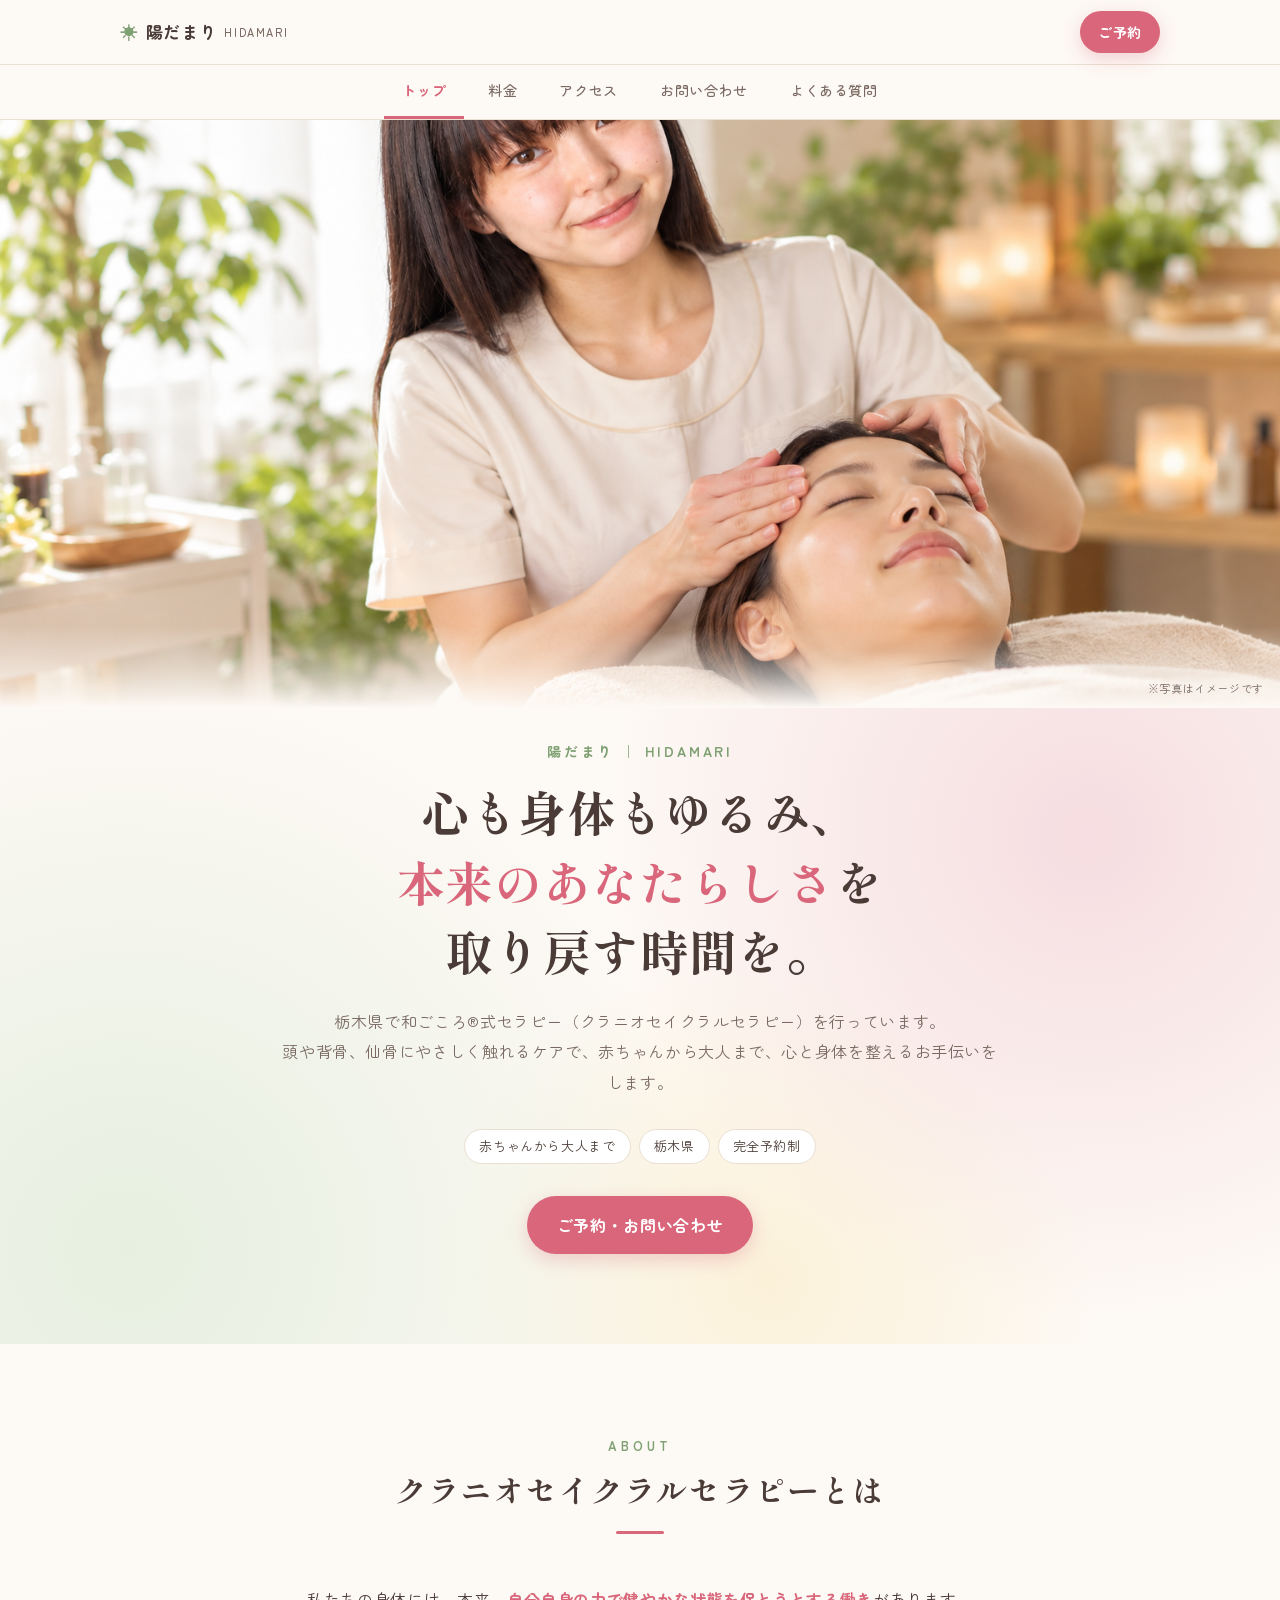
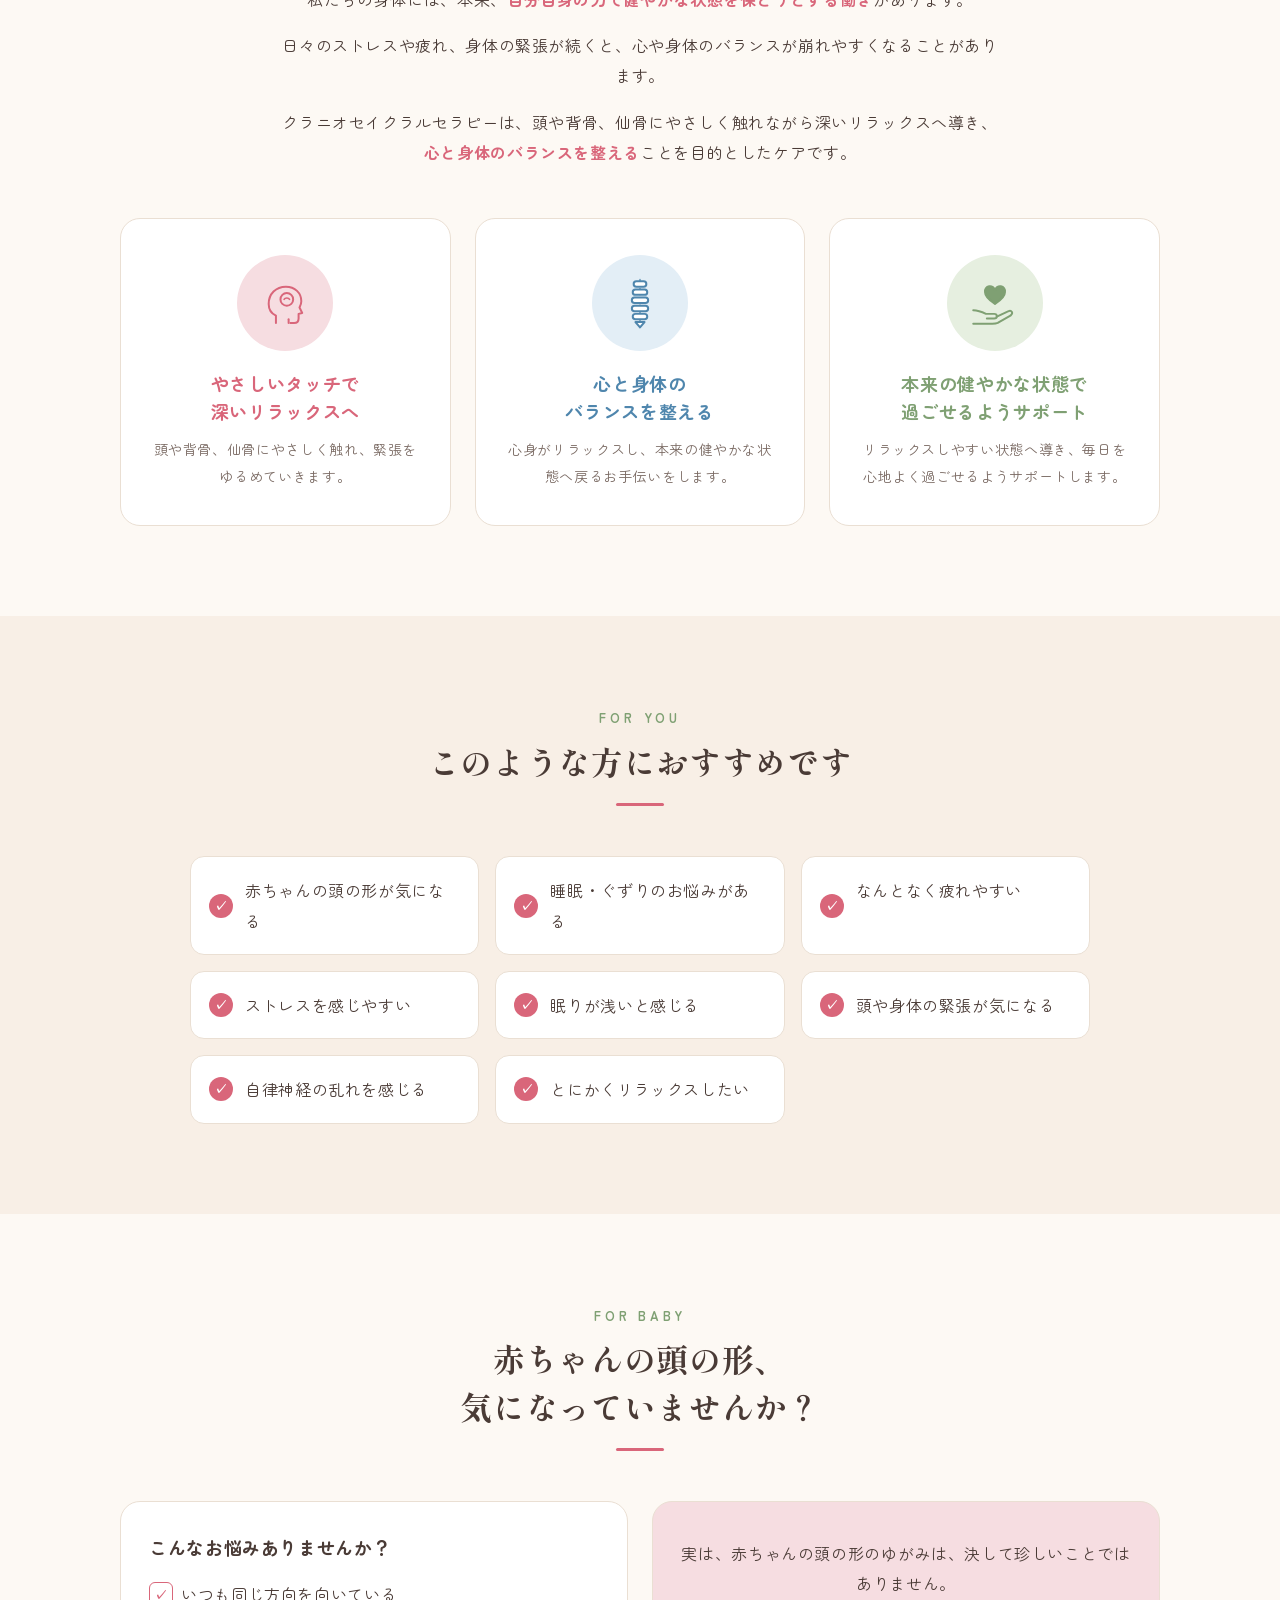
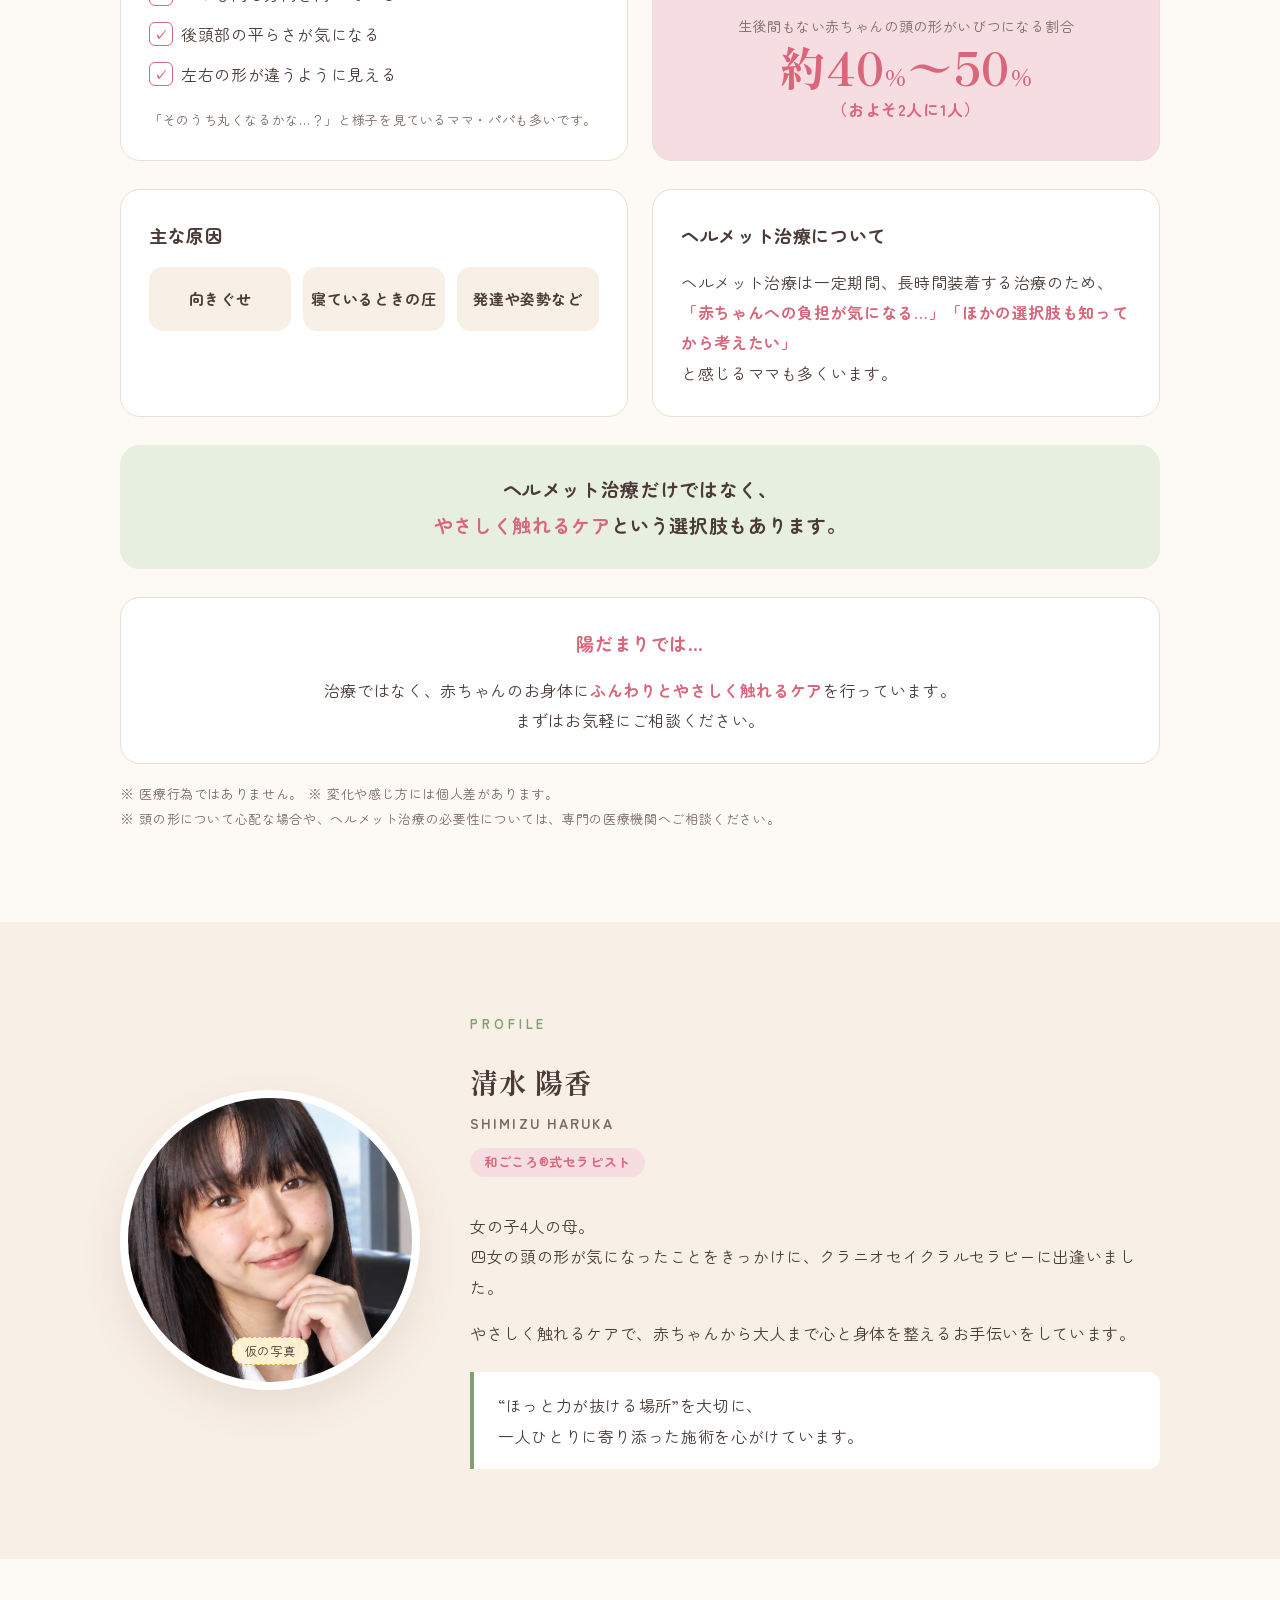
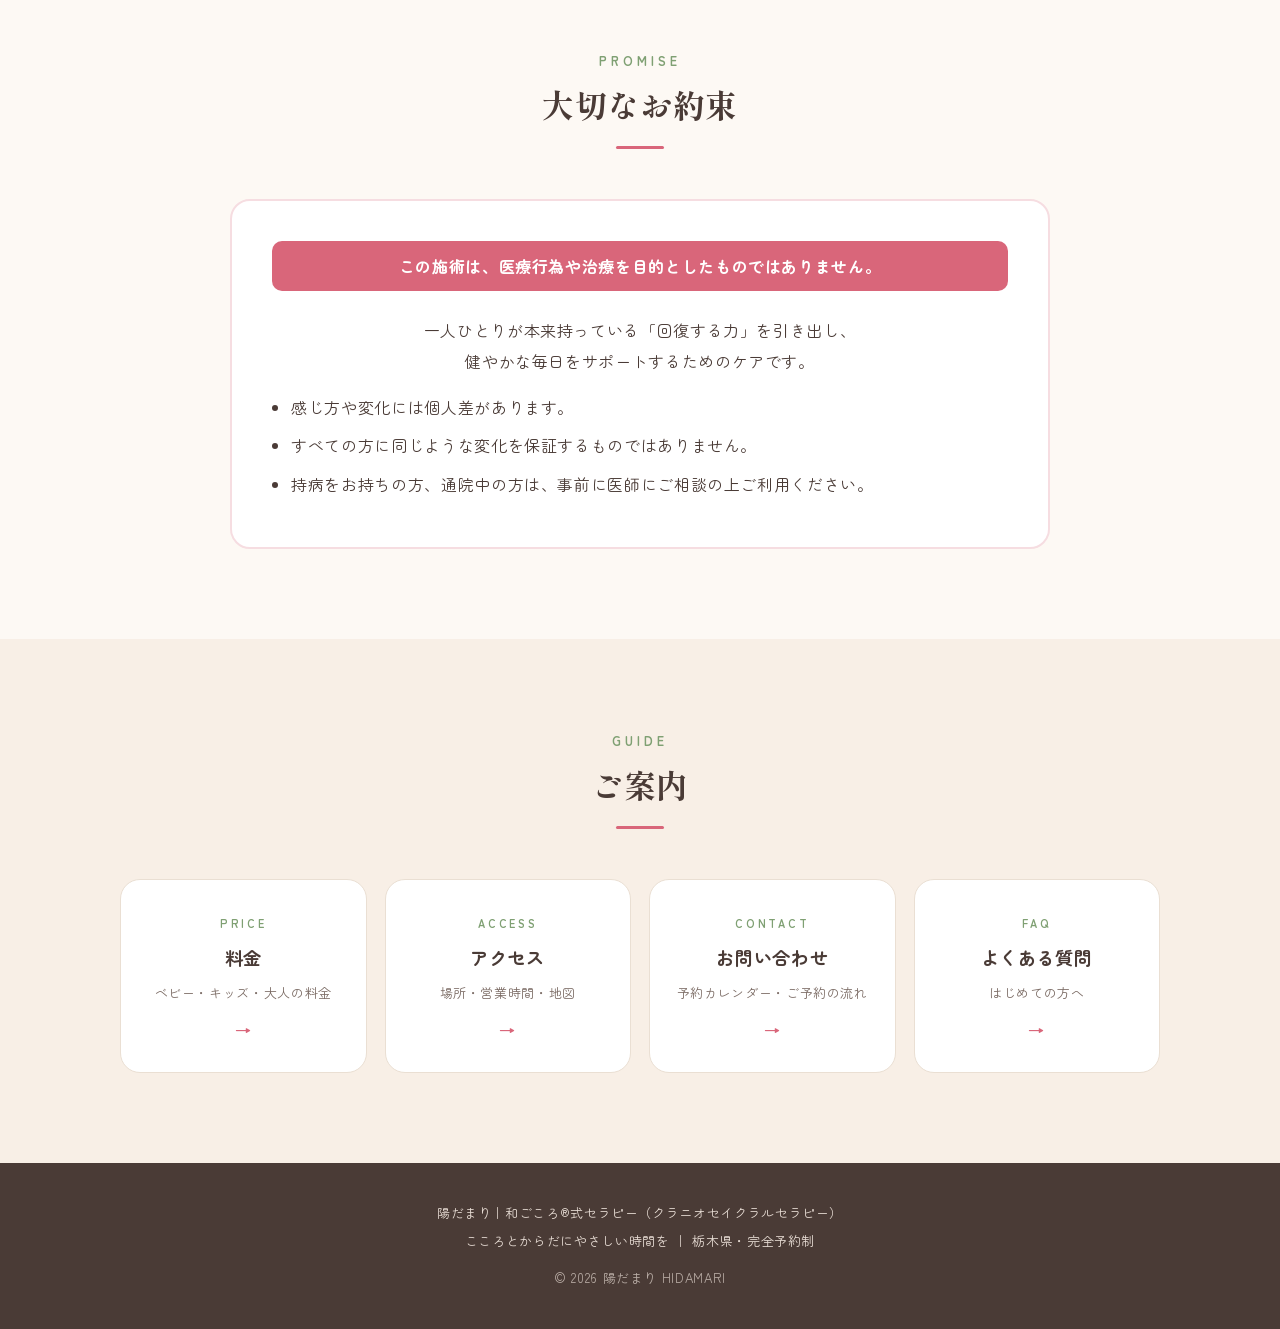
<file: index.html>
<!doctype html>
<html lang="ja">
<head>
<meta charset="utf-8">
<meta name="viewport" content="width=device-width, initial-scale=1">
<meta name="robots" content="noindex, nofollow">
<title>陽だまり｜和ごころ®式セラピー（栃木県・完全予約制）</title>
<meta name="description" content="栃木県で和ごころ®式セラピー（クラニオセイクラルセラピー）を行っています。赤ちゃんから大人まで、やさしく触れるケアで心と身体を整えるお手伝いをします。完全予約制。">
<link rel="preconnect" href="https://fonts.googleapis.com">
<link rel="preconnect" href="https://fonts.gstatic.com" crossorigin>
<link href="https://fonts.googleapis.com/css2?family=Zen+Maru+Gothic:wght@400;500;700&family=Shippori+Mincho:wght@500;700&display=swap" rel="stylesheet">
<link rel="stylesheet" href="style.css?v=8">
</head>
<body>

<header class="site">
  <div class="wrap">
    <a href="index.html" class="logo"><span class="leaf">☀</span>陽だまり <small>HIDAMARI</small></a>
    <a href="contact.html" class="btn small">ご予約</a>
  </div>
  <nav class="tabs" aria-label="ページ">
    <ul>
      <li><a href="index.html" aria-current="page">トップ</a></li>
      <li><a href="price.html">料金</a></li>
      <li><a href="access.html">アクセス</a></li>
      <li><a href="contact.html">お問い合わせ</a></li>
      <li><a href="faq.html">よくある質問</a></li>
    </ul>
  </nav>
</header>

<main>

  <!-- HERO -->
  <div class="hero-banner" role="img" aria-label="頭にやさしく触れる施術のイメージ">
    <p class="img-note">※写真はイメージです</p>
  </div>
  <div class="hero hero-under">
    <div class="wrap">
      <div>
        <div class="eyebrow">陽だまり ｜ HIDAMARI</div>
        <h1 class="mincho">心も身体もゆるみ、<br><em>本来のあなたらしさ</em>を<br>取り戻す時間を。</h1>
        <p class="lead">
          栃木県で和ごころ®式セラピー（クラニオセイクラルセラピー）を行っています。<br>
          頭や背骨、仙骨にやさしく触れるケアで、赤ちゃんから大人まで、心と身体を整えるお手伝いをします。
        </p>
        <div class="tags">
          <span>赤ちゃんから大人まで</span>
          <span>栃木県</span>
          <span>完全予約制</span>
        </div>
        <a href="contact.html" class="btn">ご予約・お問い合わせ</a>
      </div>
    </div>
  </div>

  <!-- ABOUT -->
  <section id="about">
    <div class="wrap">
      <div class="sec-head">
        <div class="en">ABOUT</div>
        <h2 class="mincho">クラニオセイクラルセラピーとは</h2>
      </div>
      <div class="about-text">
        <p>私たちの身体には、本来、<strong>自分自身の力で健やかな状態を保とうとする働き</strong>があります。</p>
        <p>日々のストレスや疲れ、身体の緊張が続くと、心や身体のバランスが崩れやすくなることがあります。</p>
        <p>クラニオセイクラルセラピーは、頭や背骨、仙骨にやさしく触れながら深いリラックスへ導き、<strong>心と身体のバランスを整える</strong>ことを目的としたケアです。</p>
      </div>
      <div class="features">
        <div class="feature">
          <div class="icon"><svg viewBox="0 0 64 64" width="58" height="58" fill="none" stroke="#d9667a" stroke-width="2.2" stroke-linecap="round" stroke-linejoin="round" aria-hidden="true">
            <path d="M22 54v-8c-4-2-8-6-8-13 0-11 8-19 19-19 10 0 17 7 17 16 0 3-1 5-2 7l3 6-4 1v5c0 3-2 5-5 5h-4v0"/>
            <path d="M36 54v-4"/>
            <circle cx="34" cy="28" r="7" fill="#f6dde1" stroke="#d9667a"/>
            <path d="M31 28c1-2 5-2 6 0" stroke-width="1.8"/>
          </svg></div>
          <h3>やさしいタッチで<br>深いリラックスへ</h3>
          <p>頭や背骨、仙骨にやさしく触れ、緊張をゆるめていきます。</p>
        </div>
        <div class="feature">
          <div class="icon"><svg viewBox="0 0 64 64" width="58" height="58" fill="none" stroke="#4f86ad" stroke-width="2.2" stroke-linecap="round" stroke-linejoin="round" aria-hidden="true">
            <path d="M32 6v52" stroke-width="1.4" stroke-dasharray="2 3"/>
            <rect x="25" y="8" width="14" height="6" rx="3" fill="#fff"/>
            <rect x="24" y="17" width="16" height="6" rx="3" fill="#fff"/>
            <rect x="23" y="26" width="18" height="6" rx="3" fill="#fff"/>
            <rect x="23" y="35" width="18" height="6" rx="3" fill="#fff"/>
            <rect x="24" y="44" width="16" height="6" rx="3" fill="#fff"/>
            <path d="M27 53h10l-5 6z" fill="#fff"/>
          </svg></div>
          <h3>心と身体の<br>バランスを整える</h3>
          <p>心身がリラックスし、本来の健やかな状態へ戻るお手伝いをします。</p>
        </div>
        <div class="feature">
          <div class="icon"><svg viewBox="0 0 64 64" width="58" height="58" fill="none" stroke="#7fa073" stroke-width="2.2" stroke-linecap="round" stroke-linejoin="round" aria-hidden="true">
            <path d="M32 33c-6-4-11-8-11-13a5.5 5.5 0 0 1 11-2 5.5 5.5 0 0 1 11 2c0 5-5 9-11 13z" fill="#7fa073"/>
            <path d="M8 40c6 0 10 2 14 4h9c2 0 3 1 3 2.5S33 49 31 49h-8"/>
            <path d="M34 47l13-6c2-1 4 0 4 2 0 1-1 2-2 3L35 54c-2 1-4 1-6 1H8"/>
          </svg></div>
          <h3>本来の健やかな状態で<br>過ごせるようサポート</h3>
          <p>リラックスしやすい状態へ導き、毎日を心地よく過ごせるようサポートします。</p>
        </div>
      </div>
    </div>
  </section>

  <!-- RECOMMEND -->
  <section class="alt">
    <div class="wrap">
      <div class="sec-head">
        <div class="en">FOR YOU</div>
        <h2 class="mincho">このような方におすすめです</h2>
      </div>
      <ul class="recommend">
        <li>赤ちゃんの頭の形が気になる</li>
        <li>睡眠・ぐずりのお悩みがある</li>
        <li>なんとなく疲れやすい</li>
        <li>ストレスを感じやすい</li>
        <li>眠りが浅いと感じる</li>
        <li>頭や身体の緊張が気になる</li>
        <li>自律神経の乱れを感じる</li>
        <li>とにかくリラックスしたい</li>
      </ul>
    </div>
  </section>

  <!-- BABY HEAD SHAPE -->
  <section id="baby">
    <div class="wrap">
      <div class="sec-head">
        <div class="en">FOR BABY</div>
        <h2 class="mincho">赤ちゃんの頭の形、<br>気になっていませんか？</h2>
      </div>
      <div class="head-intro">
        <div class="box">
          <h3>こんなお悩みありませんか？</h3>
          <ul class="checks">
            <li>いつも同じ方向を向いている</li>
            <li>後頭部の平らさが気になる</li>
            <li>左右の形が違うように見える</li>
          </ul>
          <p class="small-note">「そのうち丸くなるかな…？」と様子を見ているママ・パパも多いです。</p>
        </div>
        <div class="box stat">
          <p style="margin:0">実は、赤ちゃんの頭の形のゆがみは、決して珍しいことではありません。</p>
          <p style="margin:14px 0 0;font-size:14px;color:var(--ink-soft)">生後間もない赤ちゃんの頭の形がいびつになる割合</p>
          <div class="num">約40<small>%</small>〜50<small>%</small></div>
          <p style="margin:0;color:var(--rose);font-weight:700">（およそ2人に1人）</p>
        </div>
      </div>
      <div class="head-intro">
        <div class="box">
          <h3>主な原因</h3>
          <div class="causes">
            <div>向きぐせ</div>
            <div>寝ているときの圧</div>
            <div>発達や姿勢など</div>
          </div>
        </div>
        <div class="box">
          <h3>ヘルメット治療について</h3>
          <p style="margin:0">ヘルメット治療は一定期間、長時間装着する治療のため、<br><strong style="color:var(--rose)">「赤ちゃんへの負担が気になる…」「ほかの選択肢も知ってから考えたい」</strong><br>と感じるママも多くいます。</p>
        </div>
      </div>
      <div class="choice">ヘルメット治療だけではなく、<br><em>やさしく触れるケア</em>という選択肢もあります。</div>
      <div class="box" style="text-align:center">
        <h3 style="color:var(--rose)">陽だまりでは…</h3>
        <p style="margin:0">治療ではなく、赤ちゃんのお身体に<strong style="color:var(--rose)">ふんわりとやさしく触れるケア</strong>を行っています。<br>まずはお気軽にご相談ください。</p>
      </div>
      <p class="small-note">※ 医療行為ではありません。 ※ 変化や感じ方には個人差があります。<br>※ 頭の形について心配な場合や、ヘルメット治療の必要性については、専門の医療機関へご相談ください。</p>
    </div>
  </section>

  <!-- PROFILE -->
  <section id="profile" class="alt">
    <div class="wrap profile">
      <div class="photo has-img" role="img" aria-label="プロフィール写真（仮）"><span class="temp-badge">仮の写真</span></div>
      <div>
        <div class="sec-head" style="text-align:inherit;margin-bottom:20px">
          <div class="en">PROFILE</div>
        </div>
        <h2 class="name mincho">清水 陽香<small>SHIMIZU HARUKA</small></h2>
        <span class="role">和ごころ®式セラピスト</span>
        <p>女の子4人の母。<br>四女の頭の形が気になったことをきっかけに、クラニオセイクラルセラピーに出逢いました。</p>
        <p>やさしく触れるケアで、赤ちゃんから大人まで心と身体を整えるお手伝いをしています。</p>
        <blockquote>“ほっと力が抜ける場所”を大切に、<br>一人ひとりに寄り添った施術を心がけています。</blockquote>
      </div>
    </div>
  </section>

  <!-- PROMISE -->
  <section>
    <div class="wrap">
      <div class="sec-head">
        <div class="en">PROMISE</div>
        <h2 class="mincho">大切なお約束</h2>
      </div>
      <div class="promise">
        <div class="ribbon">この施術は、医療行為や治療を目的としたものではありません。</div>
        <p style="text-align:center;margin-top:0">一人ひとりが本来持っている「回復する力」を引き出し、<br>健やかな毎日をサポートするためのケアです。</p>
        <ul>
          <li>感じ方や変化には個人差があります。</li>
          <li>すべての方に同じような変化を保証するものではありません。</li>
          <li>持病をお持ちの方、通院中の方は、事前に医師にご相談の上ご利用ください。</li>
        </ul>
      </div>
    </div>
  </section>

  <!-- PAGE GUIDE -->
  <section class="alt">
    <div class="wrap">
      <div class="sec-head">
        <div class="en">GUIDE</div>
        <h2 class="mincho">ご案内</h2>
      </div>
      <div class="guide">
        <a href="price.html"><span class="g-en">PRICE</span><strong>料金</strong><span class="desc">ベビー・キッズ・大人の料金</span><span class="arrow">→</span></a>
        <a href="access.html"><span class="g-en">ACCESS</span><strong>アクセス</strong><span class="desc">場所・営業時間・地図</span><span class="arrow">→</span></a>
        <a href="contact.html"><span class="g-en">CONTACT</span><strong>お問い合わせ</strong><span class="desc">予約カレンダー・ご予約の流れ</span><span class="arrow">→</span></a>
        <a href="faq.html"><span class="g-en">FAQ</span><strong>よくある質問</strong><span class="desc">はじめての方へ</span><span class="arrow">→</span></a>
      </div>
    </div>
  </section>

</main>

<div class="float-cta"><a href="contact.html" class="btn">ご予約・お問い合わせ</a></div>

<footer>
  <p>陽だまり｜和ごころ®式セラピー（クラニオセイクラルセラピー）</p>
  <p>こころとからだにやさしい時間を ｜ 栃木県・完全予約制</p>
  <p style="margin-top:12px;opacity:.7">&copy; 2026 陽だまり HIDAMARI</p>
</footer>

</body>
</html>
</file>
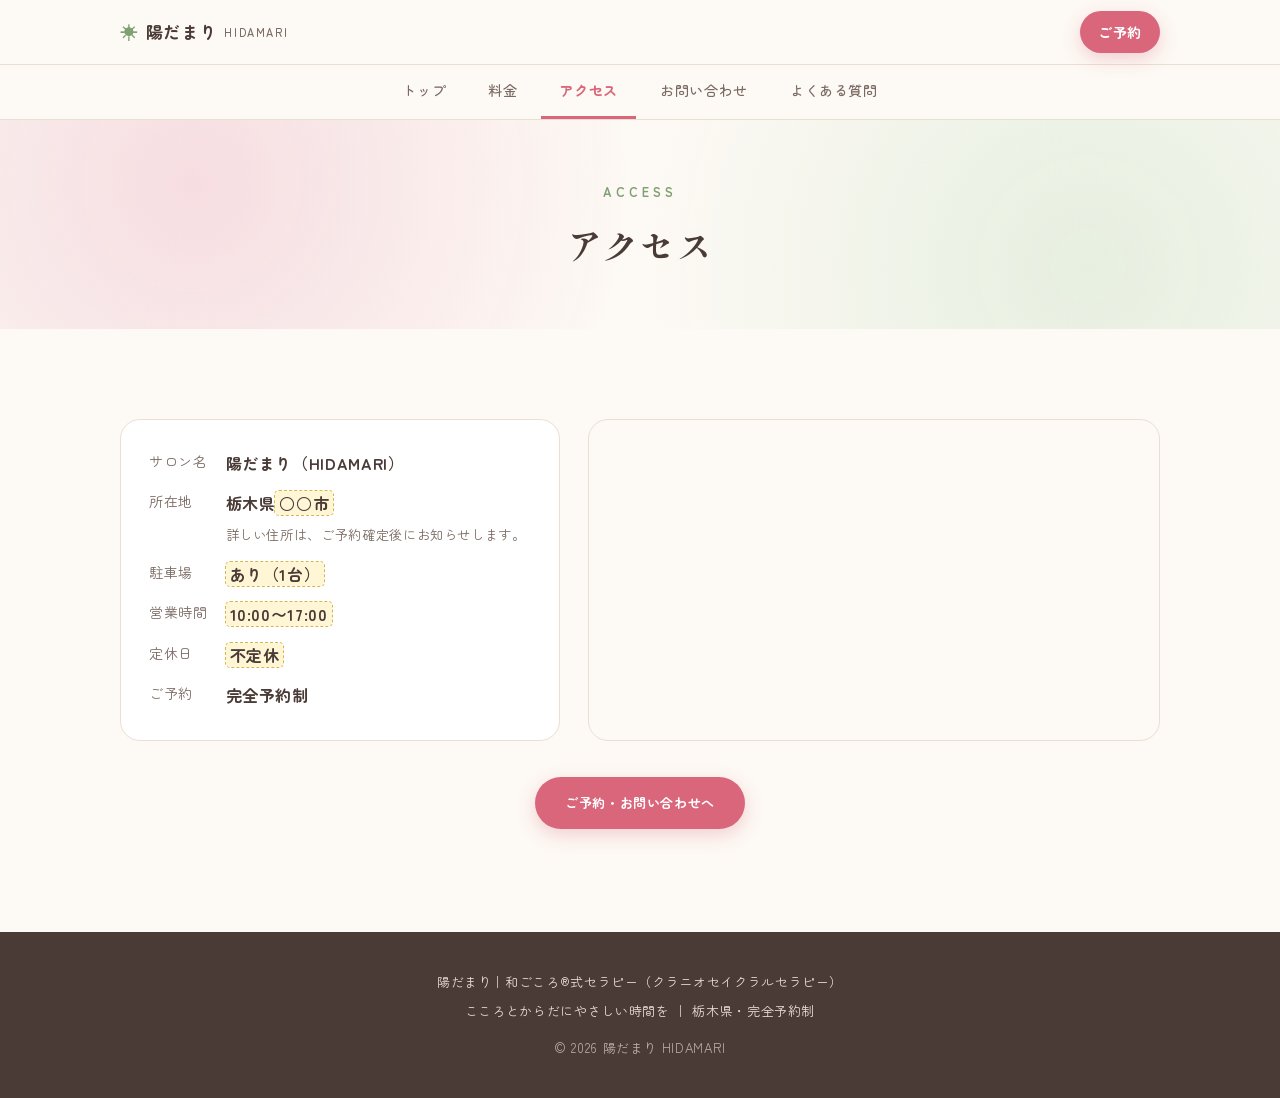
<file: access.html>
<!doctype html>
<html lang="ja">
<head>
<meta charset="utf-8">
<meta name="viewport" content="width=device-width, initial-scale=1">
<meta name="robots" content="noindex, nofollow">
<title>アクセス｜陽だまり 和ごころ®式セラピー</title>
<meta name="description" content="陽だまりへのアクセス。栃木県・完全予約制。詳しい住所はご予約確定後にお知らせします。">
<link rel="preconnect" href="https://fonts.googleapis.com">
<link rel="preconnect" href="https://fonts.gstatic.com" crossorigin>
<link href="https://fonts.googleapis.com/css2?family=Zen+Maru+Gothic:wght@400;500;700&family=Shippori+Mincho:wght@500;700&display=swap" rel="stylesheet">
<link rel="stylesheet" href="style.css?v=8">
</head>
<body>

<header class="site">
  <div class="wrap">
    <a href="index.html" class="logo"><span class="leaf">☀</span>陽だまり <small>HIDAMARI</small></a>
    <a href="contact.html" class="btn small">ご予約</a>
  </div>
  <nav class="tabs" aria-label="ページ">
    <ul>
      <li><a href="index.html">トップ</a></li>
      <li><a href="price.html">料金</a></li>
      <li><a href="access.html" aria-current="page">アクセス</a></li>
      <li><a href="contact.html">お問い合わせ</a></li>
      <li><a href="faq.html">よくある質問</a></li>
    </ul>
  </nav>
</header>

<main>
  <div class="page-title">
    <div class="en">ACCESS</div>
    <h1 class="mincho">アクセス</h1>
  </div>

  <section>
    <div class="wrap">
      <div class="access">
        <div class="info-box">
          <dl>
            <dt>サロン名</dt><dd>陽だまり（HIDAMARI）</dd>
            <dt>所在地</dt><dd>栃木県<span class="placeholder">○○市</span><br><small style="font-weight:400;color:var(--ink-soft)">詳しい住所は、ご予約確定後にお知らせします。</small></dd>
            <dt>駐車場</dt><dd><span class="placeholder">あり（1台）</span></dd>
            <dt>営業時間</dt><dd><span class="placeholder">10:00〜17:00</span></dd>
            <dt>定休日</dt><dd><span class="placeholder">不定休</span></dd>
            <dt>ご予約</dt><dd>完全予約制</dd>
          </dl>
        </div>
        <div class="map">
          <iframe src="https://maps.google.com/maps?q=%E6%A0%83%E6%9C%A8%E7%9C%8C&z=9&output=embed" loading="lazy" title="地図" referrerpolicy="no-referrer-when-downgrade"></iframe>
        </div>
      </div>
      <p class="note" style="margin-top:36px"><a href="contact.html" class="btn">ご予約・お問い合わせへ</a></p>
    </div>
  </section>
</main>

<div class="float-cta"><a href="contact.html" class="btn">ご予約・お問い合わせ</a></div>

<footer>
  <p>陽だまり｜和ごころ®式セラピー（クラニオセイクラルセラピー）</p>
  <p>こころとからだにやさしい時間を ｜ 栃木県・完全予約制</p>
  <p style="margin-top:12px;opacity:.7">&copy; 2026 陽だまり HIDAMARI</p>
</footer>

</body>
</html>
</file>
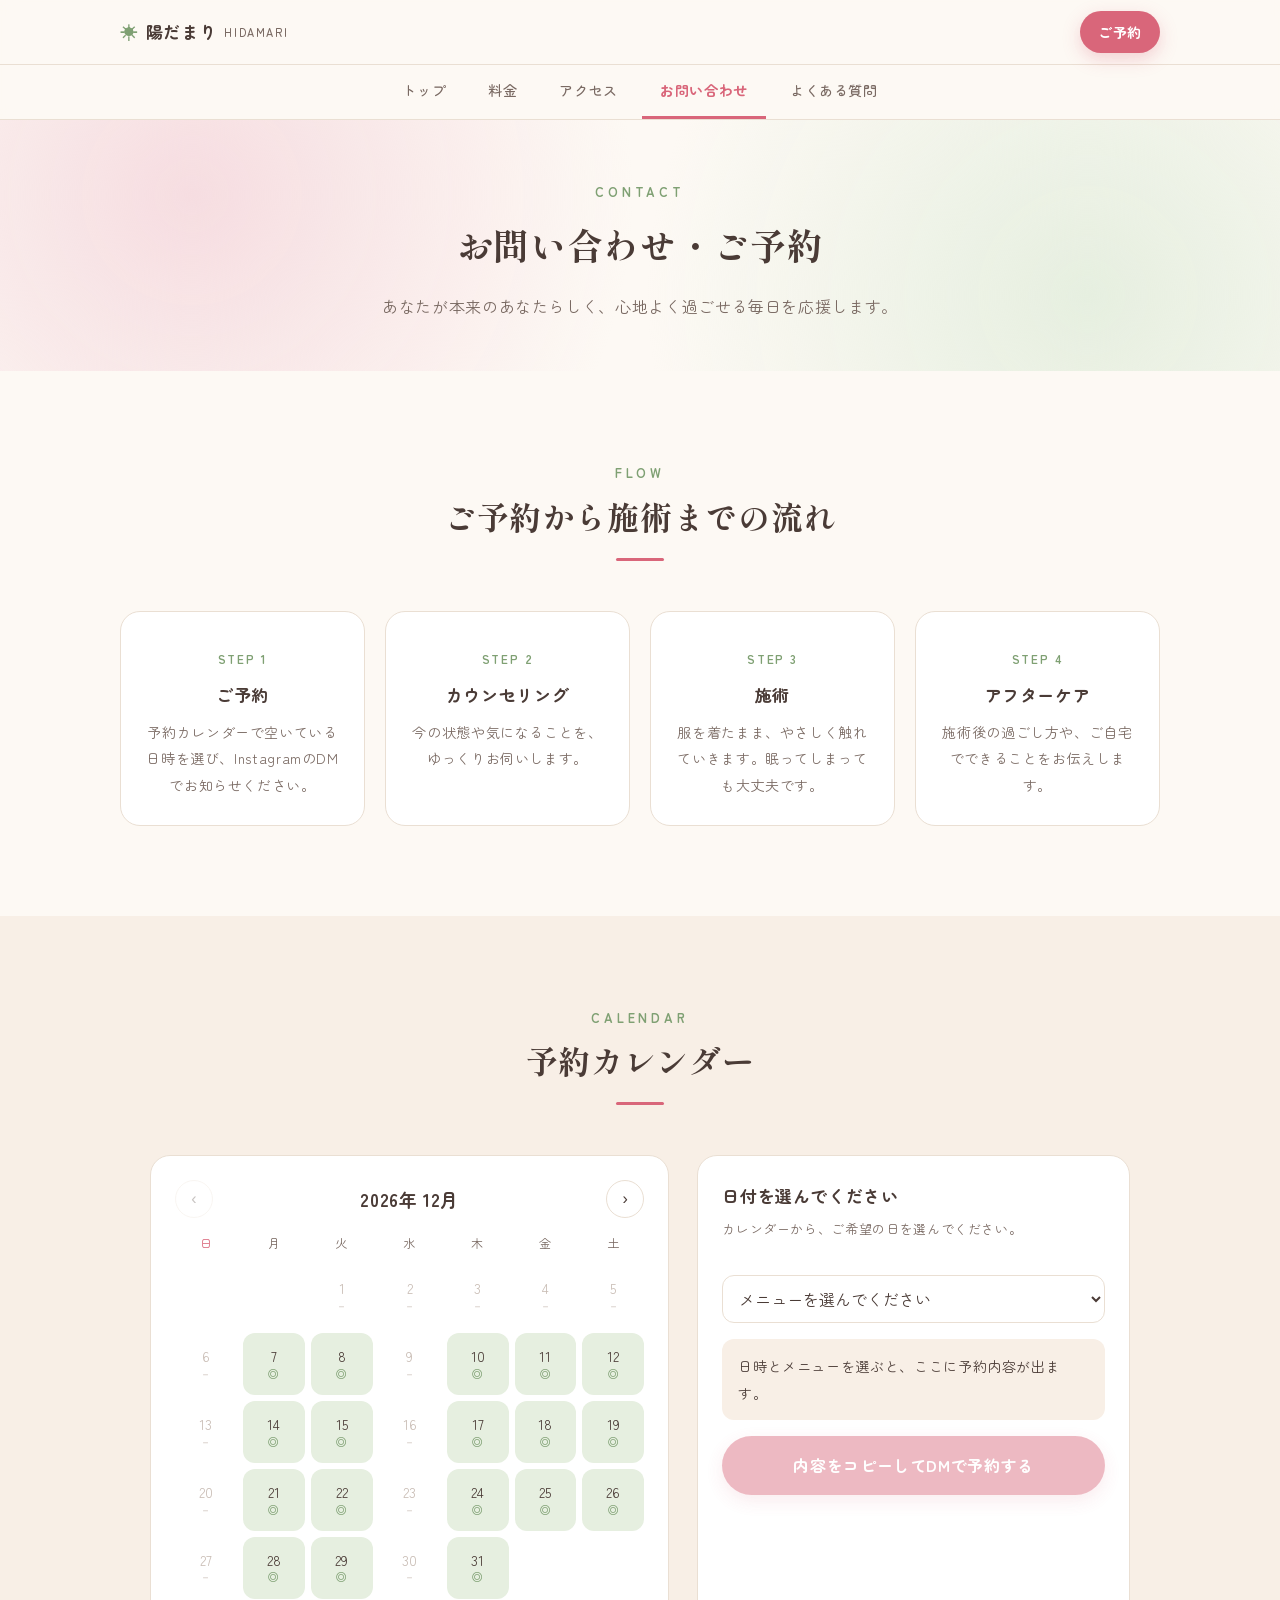
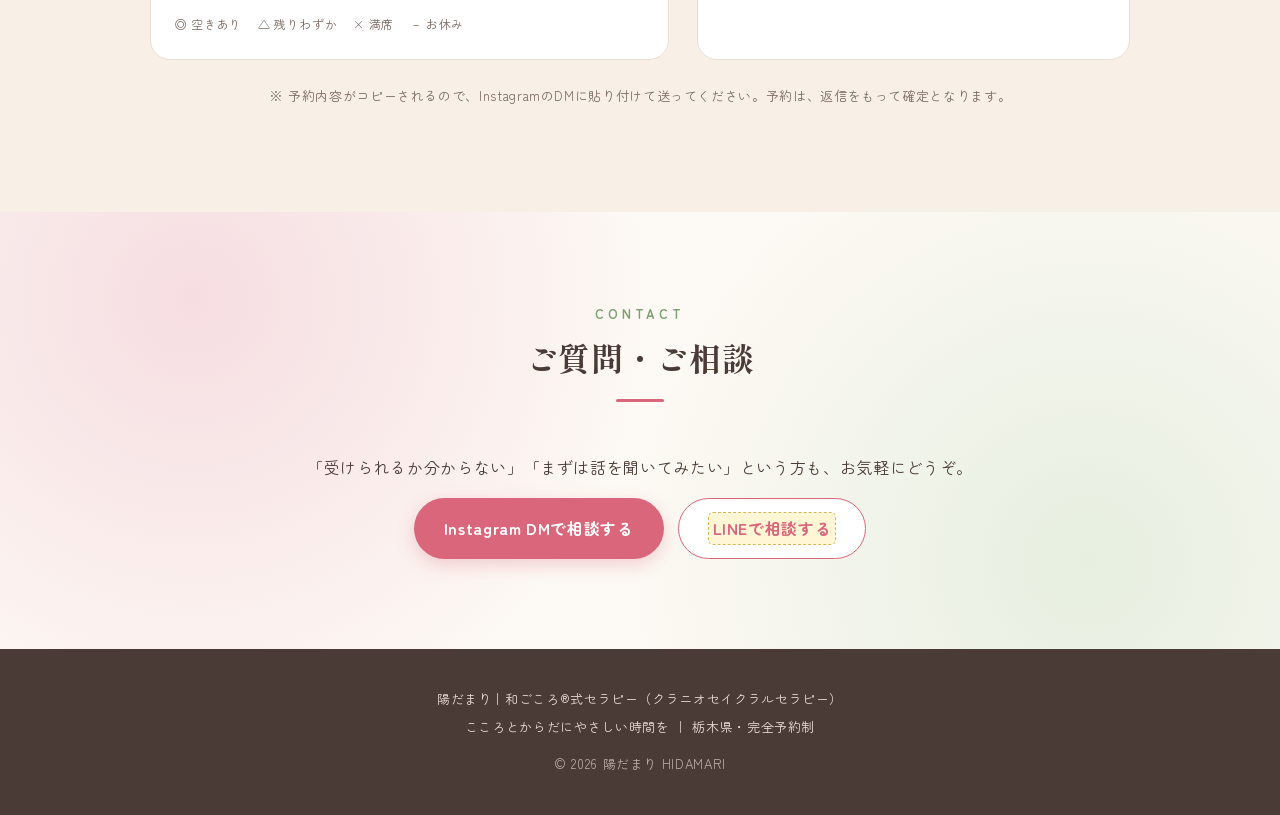
<file: contact.html>
<!doctype html>
<html lang="ja">
<head>
<meta charset="utf-8">
<meta name="viewport" content="width=device-width, initial-scale=1">
<meta name="robots" content="noindex, nofollow">
<title>お問い合わせ・ご予約｜陽だまり 和ごころ®式セラピー</title>
<meta name="description" content="陽だまりのご予約・お問い合わせ。予約カレンダーから空き状況をご確認いただけます。栃木県・完全予約制。">
<link rel="preconnect" href="https://fonts.googleapis.com">
<link rel="preconnect" href="https://fonts.gstatic.com" crossorigin>
<link href="https://fonts.googleapis.com/css2?family=Zen+Maru+Gothic:wght@400;500;700&family=Shippori+Mincho:wght@500;700&display=swap" rel="stylesheet">
<link rel="stylesheet" href="style.css?v=8">
</head>
<body>

<header class="site">
  <div class="wrap">
    <a href="index.html" class="logo"><span class="leaf">☀</span>陽だまり <small>HIDAMARI</small></a>
    <a href="#calendar" class="btn small">ご予約</a>
  </div>
  <nav class="tabs" aria-label="ページ">
    <ul>
      <li><a href="index.html">トップ</a></li>
      <li><a href="price.html">料金</a></li>
      <li><a href="access.html">アクセス</a></li>
      <li><a href="contact.html" aria-current="page">お問い合わせ</a></li>
      <li><a href="faq.html">よくある質問</a></li>
    </ul>
  </nav>
</header>

<main>
  <div class="page-title">
    <div class="en">CONTACT</div>
    <h1 class="mincho">お問い合わせ・ご予約</h1>
    <p>あなたが本来のあなたらしく、心地よく過ごせる毎日を応援します。</p>
  </div>

  <!-- FLOW -->
  <section>
    <div class="wrap">
      <div class="sec-head">
        <div class="en">FLOW</div>
        <h2 class="mincho">ご予約から施術までの流れ</h2>
      </div>
      <div class="flow">
        <div class="step"><h3>ご予約</h3><p>予約カレンダーで空いている日時を選び、InstagramのDMでお知らせください。</p></div>
        <div class="step"><h3>カウンセリング</h3><p>今の状態や気になることを、ゆっくりお伺いします。</p></div>
        <div class="step"><h3>施術</h3><p>服を着たまま、やさしく触れていきます。眠ってしまっても大丈夫です。</p></div>
        <div class="step"><h3>アフターケア</h3><p>施術後の過ごし方や、ご自宅でできることをお伝えします。</p></div>
      </div>
    </div>
  </section>

  <!-- CALENDAR -->
  <section id="calendar" class="alt">
    <div class="wrap">
      <div class="sec-head">
        <div class="en">CALENDAR</div>
        <h2 class="mincho">予約カレンダー</h2>
      </div>
      <div class="booking">
        <div class="cal">
          <div class="cal-head">
            <button type="button" id="prevMonth" aria-label="前の月">‹</button>
            <strong id="monthLabel"></strong>
            <button type="button" id="nextMonth" aria-label="次の月">›</button>
          </div>
          <div class="cal-grid" id="calGrid"></div>
          <div class="legend"><span>◎ 空きあり</span><span>△ 残りわずか</span><span>× 満席</span><span>－ お休み</span></div>
        </div>
        <div class="slots">
          <h3 id="slotTitle">日付を選んでください</h3>
          <p class="hint">カレンダーから、ご希望の日を選んでください。</p>
          <div class="slot-list" id="slotList"></div>
          <select id="menuSelect" aria-label="メニュー">
            <option value="">メニューを選んでください</option>
            <option>ベビー（5,000円）</option>
            <option>キッズ（6,000円）</option>
            <option>大人（8,000円）</option>
          </select>
          <div class="summary" id="summary">日時とメニューを選ぶと、ここに予約内容が出ます。</div>
          <a href="https://www.instagram.com/hrk4.16/" target="_blank" rel="noopener" class="btn" id="bookBtn" aria-disabled="true">内容をコピーしてDMで予約する</a>
          <p class="copied" id="copied"></p>
        </div>
      </div>
      <p class="note">※ 予約内容がコピーされるので、InstagramのDMに貼り付けて送ってください。予約は、返信をもって確定となります。</p>
    </div>
  </section>

  <!-- CONTACT -->
  <section class="contact">
    <div class="wrap">
      <div class="sec-head">
        <div class="en">CONTACT</div>
        <h2 class="mincho">ご質問・ご相談</h2>
      </div>
      <p>「受けられるか分からない」「まずは話を聞いてみたい」という方も、お気軽にどうぞ。</p>
      <div class="btns">
        <a href="https://www.instagram.com/hrk4.16/" class="btn" target="_blank" rel="noopener">Instagram DMで相談する</a>
        <a href="#" class="btn ghost"><span class="placeholder">LINEで相談する</span></a>
      </div>
    </div>
  </section>
</main>

<footer>
  <p>陽だまり｜和ごころ®式セラピー（クラニオセイクラルセラピー）</p>
  <p>こころとからだにやさしい時間を ｜ 栃木県・完全予約制</p>
  <p style="margin-top:12px;opacity:.7">&copy; 2026 陽だまり HIDAMARI</p>
</footer>

<script src="script.js?v=8"></script>
</body>
</html>
</file>
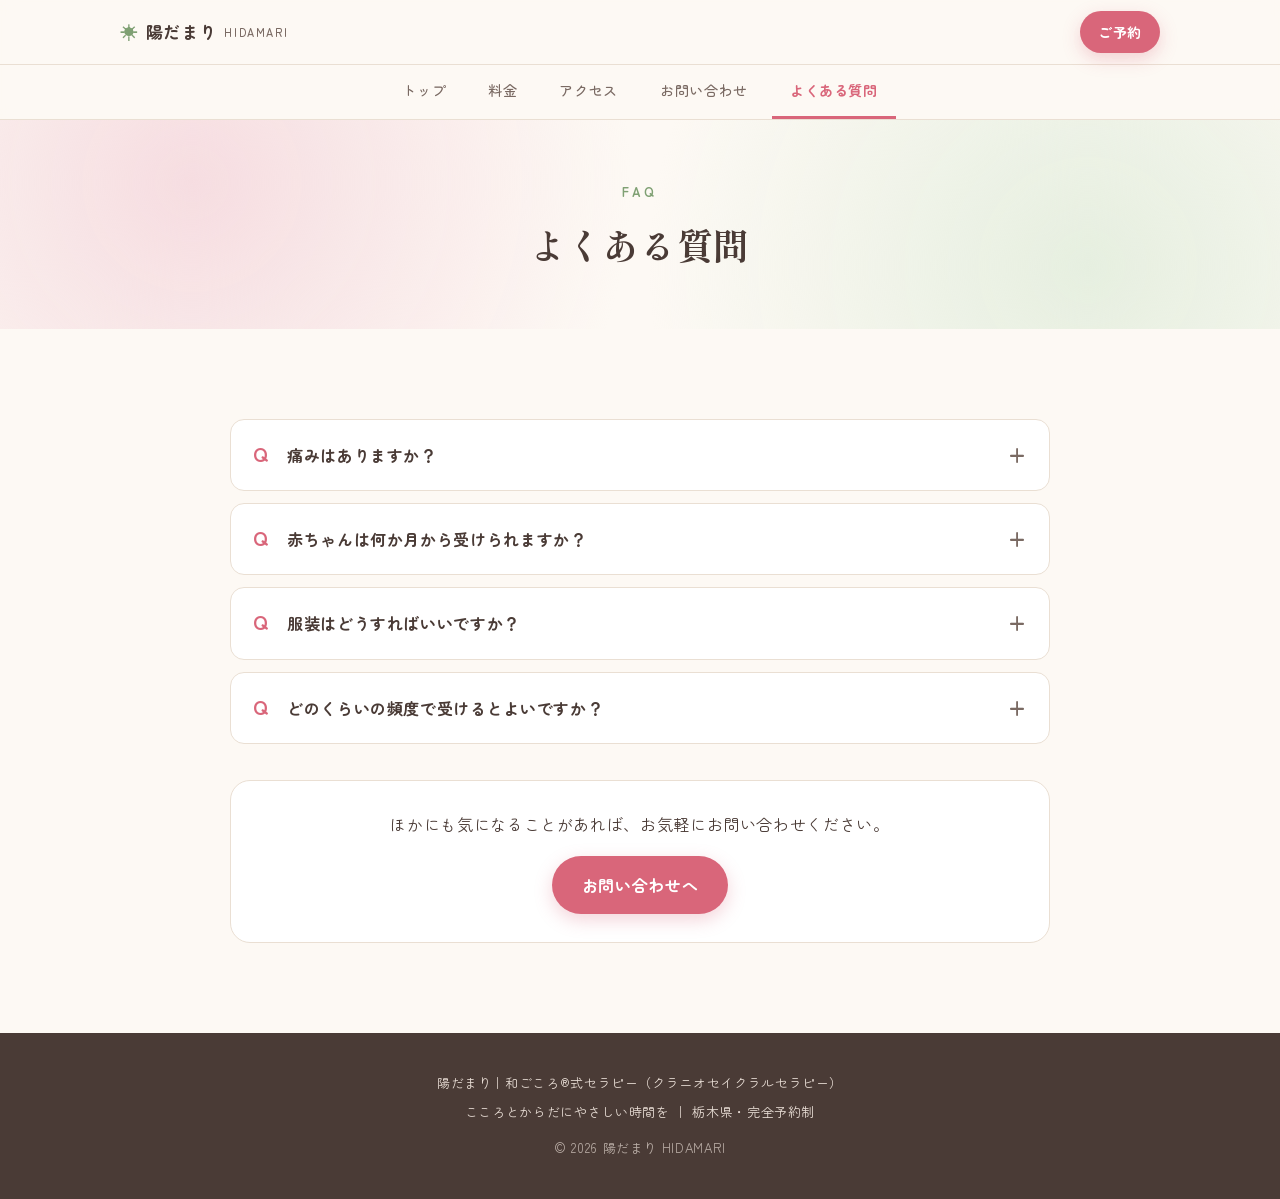
<file: faq.html>
<!doctype html>
<html lang="ja">
<head>
<meta charset="utf-8">
<meta name="viewport" content="width=device-width, initial-scale=1">
<meta name="robots" content="noindex, nofollow">
<title>よくある質問｜陽だまり 和ごころ®式セラピー</title>
<meta name="description" content="陽だまりのよくある質問。痛み、赤ちゃんの対象年齢、服装、頻度について。">
<link rel="preconnect" href="https://fonts.googleapis.com">
<link rel="preconnect" href="https://fonts.gstatic.com" crossorigin>
<link href="https://fonts.googleapis.com/css2?family=Zen+Maru+Gothic:wght@400;500;700&family=Shippori+Mincho:wght@500;700&display=swap" rel="stylesheet">
<link rel="stylesheet" href="style.css?v=8">
</head>
<body>

<header class="site">
  <div class="wrap">
    <a href="index.html" class="logo"><span class="leaf">☀</span>陽だまり <small>HIDAMARI</small></a>
    <a href="contact.html" class="btn small">ご予約</a>
  </div>
  <nav class="tabs" aria-label="ページ">
    <ul>
      <li><a href="index.html">トップ</a></li>
      <li><a href="price.html">料金</a></li>
      <li><a href="access.html">アクセス</a></li>
      <li><a href="contact.html">お問い合わせ</a></li>
      <li><a href="faq.html" aria-current="page">よくある質問</a></li>
    </ul>
  </nav>
</header>

<main>
  <div class="page-title">
    <div class="en">FAQ</div>
    <h1 class="mincho">よくある質問</h1>
  </div>

  <section>
    <div class="wrap">
      <div class="faq">
        <details>
          <summary>痛みはありますか？</summary>
          <div class="a">ありません。強く押したり、ボキボキ鳴らしたりすることはなく、手のひらでやさしく触れるだけのケアです。</div>
        </details>
        <details>
          <summary>赤ちゃんは何か月から受けられますか？</summary>
          <div class="a">ベビーメニューは、生後から歩き始める前まで（目安：1歳頃まで）の赤ちゃんが対象です。月齢や体調に合わせて進めますので、まずはお気軽にご相談ください。</div>
        </details>
        <details>
          <summary>服装はどうすればいいですか？</summary>
          <div class="a">服を着たまま受けていただけます。締めつけの少ない、楽な服装でお越しください。</div>
        </details>
        <details>
          <summary>どのくらいの頻度で受けるとよいですか？</summary>
          <div class="a">感じ方には個人差があります。お身体の状態をお伺いしながら、無理のないペースをご提案します。</div>
        </details>
      </div>
      <div class="box" style="max-width:820px;margin:36px auto 0;text-align:center">
        <p style="margin:0 0 16px">ほかにも気になることがあれば、お気軽にお問い合わせください。</p>
        <a href="contact.html" class="btn">お問い合わせへ</a>
      </div>
    </div>
  </section>
</main>

<div class="float-cta"><a href="contact.html" class="btn">ご予約・お問い合わせ</a></div>

<footer>
  <p>陽だまり｜和ごころ®式セラピー（クラニオセイクラルセラピー）</p>
  <p>こころとからだにやさしい時間を ｜ 栃木県・完全予約制</p>
  <p style="margin-top:12px;opacity:.7">&copy; 2026 陽だまり HIDAMARI</p>
</footer>

</body>
</html>
</file>
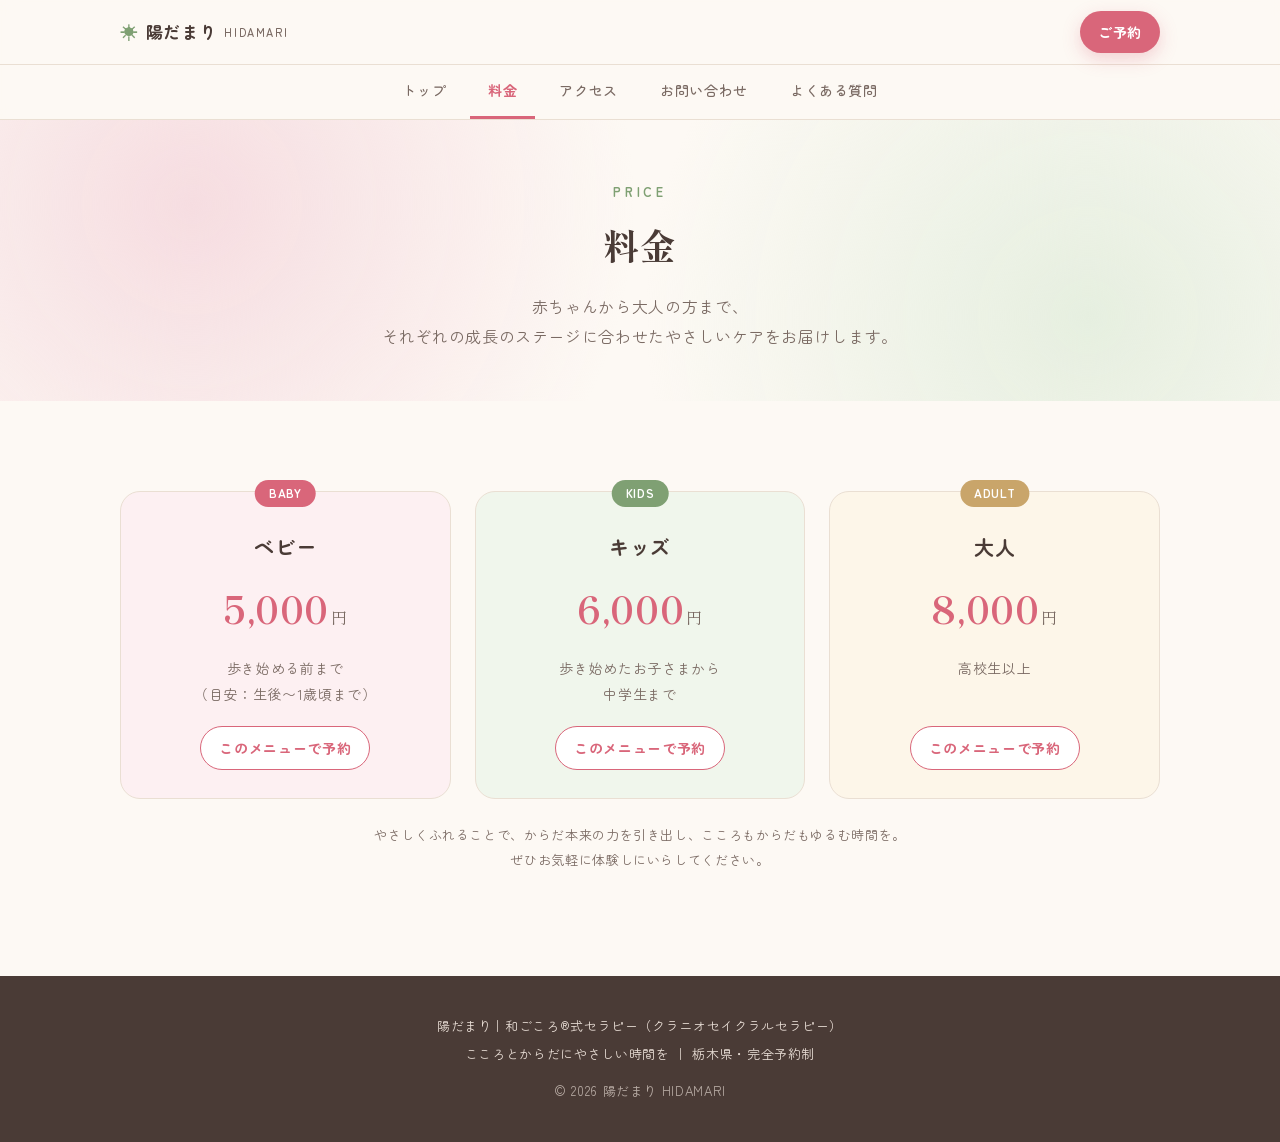
<file: price.html>
<!doctype html>
<html lang="ja">
<head>
<meta charset="utf-8">
<meta name="viewport" content="width=device-width, initial-scale=1">
<meta name="robots" content="noindex, nofollow">
<title>料金｜陽だまり 和ごころ®式セラピー</title>
<meta name="description" content="陽だまりの料金のご案内。ベビー5,000円、キッズ6,000円、大人8,000円。栃木県・完全予約制。">
<link rel="preconnect" href="https://fonts.googleapis.com">
<link rel="preconnect" href="https://fonts.gstatic.com" crossorigin>
<link href="https://fonts.googleapis.com/css2?family=Zen+Maru+Gothic:wght@400;500;700&family=Shippori+Mincho:wght@500;700&display=swap" rel="stylesheet">
<link rel="stylesheet" href="style.css?v=8">
</head>
<body>

<header class="site">
  <div class="wrap">
    <a href="index.html" class="logo"><span class="leaf">☀</span>陽だまり <small>HIDAMARI</small></a>
    <a href="contact.html" class="btn small">ご予約</a>
  </div>
  <nav class="tabs" aria-label="ページ">
    <ul>
      <li><a href="index.html">トップ</a></li>
      <li><a href="price.html" aria-current="page">料金</a></li>
      <li><a href="access.html">アクセス</a></li>
      <li><a href="contact.html">お問い合わせ</a></li>
      <li><a href="faq.html">よくある質問</a></li>
    </ul>
  </nav>
</header>

<main>
  <div class="page-title">
    <div class="en">PRICE</div>
    <h1 class="mincho">料金</h1>
    <p>赤ちゃんから大人の方まで、<br>それぞれの成長のステージに合わせたやさしいケアをお届けします。</p>
  </div>

  <section>
    <div class="wrap">
      <div class="menu">
        <div class="menu-card baby">
          <span class="tag">BABY</span>
          <h3>ベビー</h3>
          <div class="price">5,000<small>円</small></div>
          <div class="meta">歩き始める前まで<br>（目安：生後〜1歳頃まで）</div>
          <a href="contact.html?menu=baby" class="btn small ghost" style="margin-top:18px">このメニューで予約</a>
        </div>
        <div class="menu-card kids">
          <span class="tag">KIDS</span>
          <h3>キッズ</h3>
          <div class="price">6,000<small>円</small></div>
          <div class="meta">歩き始めたお子さまから<br>中学生まで</div>
          <a href="contact.html?menu=kids" class="btn small ghost" style="margin-top:18px">このメニューで予約</a>
        </div>
        <div class="menu-card adult">
          <span class="tag">ADULT</span>
          <h3>大人</h3>
          <div class="price">8,000<small>円</small></div>
          <div class="meta">高校生以上<br>&nbsp;</div>
          <a href="contact.html?menu=adult" class="btn small ghost" style="margin-top:18px">このメニューで予約</a>
        </div>
      </div>
      <p class="note">やさしくふれることで、からだ本来の力を引き出し、こころもからだもゆるむ時間を。<br>ぜひお気軽に体験しにいらしてください。</p>
    </div>
  </section>
</main>

<div class="float-cta"><a href="contact.html" class="btn">ご予約・お問い合わせ</a></div>

<footer>
  <p>陽だまり｜和ごころ®式セラピー（クラニオセイクラルセラピー）</p>
  <p>こころとからだにやさしい時間を ｜ 栃木県・完全予約制</p>
  <p style="margin-top:12px;opacity:.7">&copy; 2026 陽だまり HIDAMARI</p>
</footer>

</body>
</html>
</file>
<file: style.css>
:root {
  --bg: #fdf9f4;
  --bg-soft: #f8efe6;
  --card: #ffffff;
  --ink: #4a3b36;
  --ink-soft: #7a6a63;
  --rose: #d9667a;
  --rose-soft: #f6dde1;
  --sage: #7fa073;
  --sage-soft: #e6efe0;
  --sky: #8db6d4;
  --sky-soft: #e3eef6;
  --gold: #d8c39a;
  --line: #eadfd3;
  --radius: 20px;
}
* { box-sizing: border-box; }
html { scroll-behavior: smooth; }
body {
  margin: 0;
  background: var(--bg);
  color: var(--ink);
  font-family: "Zen Maru Gothic", "Hiragino Maru Gothic ProN", "Yu Gothic", sans-serif;
  font-size: 16px;
  line-height: 1.9;
  letter-spacing: .04em;
}
img { max-width: 100%; display: block; }
a { color: inherit; }
.wrap { max-width: 1080px; margin: 0 auto; padding: 0 20px; }
.mincho { font-family: "Shippori Mincho", "Yu Mincho", serif; }

/* ---------- header ---------- */
header.site {
  position: sticky; top: 0; z-index: 50;
  background: rgba(253, 249, 244, .92);
  backdrop-filter: blur(8px);
  border-bottom: 1px solid var(--line);
}
header.site .wrap { display: flex; align-items: center; justify-content: space-between; height: 64px; }
.logo { font-weight: 700; font-size: 17px; text-decoration: none; display: flex; align-items: center; gap: 8px; }
.logo .leaf { color: var(--sage); }
.logo small { font-size: 11px; font-weight: 500; color: var(--ink-soft); letter-spacing: .15em; }

/* page tabs */
nav.tabs { border-top: 1px solid var(--line); }
nav.tabs ul { list-style: none; margin: 0 auto; padding: 0 20px; max-width: 1080px; display: flex; justify-content: center; gap: 6px; }
nav.tabs a {
  display: block; padding: 12px 18px; text-decoration: none; color: var(--ink-soft); font-size: 14px; font-weight: 500;
  border-bottom: 3px solid transparent; white-space: nowrap;
}
nav.tabs a:hover { color: var(--rose); }
nav.tabs a[aria-current="page"] { color: var(--rose); border-bottom-color: var(--rose); font-weight: 700; }

/* page title (sub pages) */
.page-title {
  text-align: center; padding: 60px 20px 50px;
  background:
    radial-gradient(circle at 15% 30%, var(--rose-soft) 0, transparent 40%),
    radial-gradient(circle at 85% 70%, var(--sage-soft) 0, transparent 40%), var(--bg);
}
.page-title .en { color: var(--sage); font-size: 13px; letter-spacing: .3em; font-weight: 700; }
.page-title h1 { font-size: clamp(26px, 4vw, 36px); margin: 6px 0 0; }
.page-title p { color: var(--ink-soft); margin: 12px 0 0; }

/* page guide cards (top page) */
.guide { display: grid; grid-template-columns: repeat(4, 1fr); gap: 18px; }
.guide a {
  display: block; text-decoration: none; background: #fff; border: 1px solid var(--line); border-radius: var(--radius);
  padding: 26px 20px; text-align: center; transition: transform .2s, border-color .2s;
}
.guide a:hover { transform: translateY(-3px); border-color: var(--rose); }
.guide .g-en { font-size: 11px; letter-spacing: .25em; color: var(--sage); font-weight: 700; }
.guide strong { display: block; font-size: 18px; margin: 4px 0 6px; }
.guide span.desc { display: block; font-size: 13px; color: var(--ink-soft); }
.guide .arrow { display: inline-block; margin-top: 10px; color: var(--rose); font-weight: 700; }
.btn {
  display: inline-flex; align-items: center; justify-content: center; gap: 8px;
  padding: 14px 30px; border-radius: 999px;
  background: var(--rose); color: #fff; text-decoration: none; font-weight: 700;
  box-shadow: 0 6px 18px rgba(217, 102, 122, .28);
  transition: transform .2s, box-shadow .2s;
}
.btn:hover { transform: translateY(-2px); box-shadow: 0 10px 22px rgba(217, 102, 122, .34); }
.btn.small { padding: 8px 18px; font-size: 14px; }
.btn.ghost { background: #fff; color: var(--rose); border: 1.5px solid var(--rose); box-shadow: none; }

/* ---------- hero ---------- */
.hero {
  position: relative; overflow: hidden;
  background:
    radial-gradient(circle at 85% 20%, var(--rose-soft) 0, transparent 40%),
    radial-gradient(circle at 10% 85%, var(--sage-soft) 0, transparent 45%),
    radial-gradient(circle at 60% 90%, #fbf1d9 0, transparent 35%),
    var(--bg);
  padding: 90px 0 100px;
}
.hero .wrap { display: grid; grid-template-columns: 1.1fr .9fr; gap: 40px; align-items: center; }
.hero .eyebrow { color: var(--sage); font-weight: 700; font-size: 14px; letter-spacing: .2em; }
.hero h1 { font-size: clamp(30px, 5vw, 48px); line-height: 1.45; margin: 12px 0 20px; font-weight: 700; }
.hero h1 em { font-style: normal; color: var(--rose); }
.hero p.lead { color: var(--ink-soft); margin: 0 0 32px; }
.hero .tags { display: flex; flex-wrap: wrap; gap: 8px; margin-bottom: 32px; }
.hero .tags span { background: #fff; border: 1px solid var(--line); padding: 4px 14px; border-radius: 999px; font-size: 13px; }
.hero-visual {
  aspect-ratio: 1; border-radius: 50%;
  background: linear-gradient(160deg, #fff 0%, var(--rose-soft) 100%);
  border: 10px solid #fff; box-shadow: 0 20px 50px rgba(120, 80, 60, .12);
  display: grid; place-items: center; text-align: center; color: var(--ink-soft); font-size: 13px;
  position: relative;
}
.hero-visual::after {
  content: "🌿"; position: absolute; right: 6%; bottom: 6%; font-size: 44px;
}

/* ---------- sections ---------- */
section { padding: 90px 0; }
section.alt { background: var(--bg-soft); }
.sec-head { text-align: center; margin-bottom: 50px; }
.sec-head .en { color: var(--sage); font-size: 13px; letter-spacing: .3em; font-weight: 700; }
.sec-head h2 { font-size: clamp(24px, 3.4vw, 32px); margin: 6px 0 0; line-height: 1.5; }
.sec-head h2::after {
  content: ""; display: block; width: 48px; height: 3px; border-radius: 3px;
  background: var(--rose); margin: 18px auto 0;
}

/* about */
.about-text { max-width: 720px; margin: 0 auto 50px; text-align: center; }
.about-text strong { color: var(--rose); }
.features { display: grid; grid-template-columns: repeat(3, 1fr); gap: 24px; }
.feature {
  background: var(--card); border-radius: var(--radius); padding: 36px 26px; text-align: center;
  border: 1px solid var(--line);
}
.feature .icon { width: 96px; height: 96px; border-radius: 50%; margin: 0 auto 18px; display: grid; place-items: center; font-size: 42px; }
.feature:nth-child(1) .icon { background: var(--rose-soft); }
.feature:nth-child(2) .icon { background: var(--sky-soft); }
.feature:nth-child(3) .icon { background: var(--sage-soft); }
.feature h3 { font-size: 18px; margin: 0 0 10px; line-height: 1.6; }
.feature:nth-child(1) h3 { color: var(--rose); }
.feature:nth-child(2) h3 { color: #4f86ad; }
.feature:nth-child(3) h3 { color: var(--sage); }
.feature p { margin: 0; font-size: 14px; color: var(--ink-soft); }

/* recommend */
.recommend { display: grid; grid-template-columns: repeat(auto-fit, minmax(230px, 1fr)); gap: 16px; max-width: 900px; margin: 0 auto; }
.recommend li {
  list-style: none; background: #fff; border-radius: 14px; padding: 18px 20px 18px 54px; position: relative;
  border: 1px solid var(--line);
}
.recommend li::before {
  content: "✓"; position: absolute; left: 18px; top: 50%; transform: translateY(-50%);
  width: 24px; height: 24px; border-radius: 50%; background: var(--rose); color: #fff;
  display: grid; place-items: center; font-size: 13px; font-weight: 700;
}
.recommend { padding: 0; }

/* profile */
.profile { display: grid; grid-template-columns: 300px 1fr; gap: 50px; align-items: center; }
.profile .photo {
  aspect-ratio: 1; border-radius: 50%; background: linear-gradient(160deg, #fff, var(--sage-soft));
  border: 8px solid #fff; box-shadow: 0 16px 40px rgba(120, 80, 60, .12);
  display: grid; place-items: center; color: var(--ink-soft); font-size: 13px; text-align: center;
}
.profile .name { font-size: 28px; margin: 0; }
.profile .name small { display: block; font-size: 14px; color: var(--ink-soft); font-family: "Zen Maru Gothic", sans-serif; letter-spacing: .15em; }
.profile .role { display: inline-block; background: var(--rose-soft); color: var(--rose); font-size: 13px; padding: 2px 14px; border-radius: 999px; margin: 12px 0 18px; font-weight: 700; }
.profile blockquote { margin: 24px 0 0; padding: 18px 24px; background: #fff; border-left: 4px solid var(--sage); border-radius: 0 12px 12px 0; }

/* menu */
.menu { display: grid; grid-template-columns: repeat(3, 1fr); gap: 24px; }
.menu-card { background: #fff; border-radius: var(--radius); padding: 36px 24px 28px; border: 1px solid var(--line); position: relative; text-align: center; }
.menu-card.baby { background: #fdf0f2; }
.menu-card.kids { background: #f0f6ec; }
.menu-card.adult { background: #fdf6e9; }
.menu-card .tag { position: absolute; top: -12px; left: 50%; transform: translateX(-50%); background: var(--sage); color: #fff; font-size: 12px; padding: 2px 14px; border-radius: 999px; font-weight: 700; }
.menu-card.baby .tag { background: var(--rose); }
.menu-card.adult .tag { background: #c9a56a; }
.menu-card h3 { margin: 0 0 6px; font-size: 20px; }
.menu-card .price { font-size: 38px; font-weight: 700; color: var(--rose); font-family: "Shippori Mincho", serif; margin: 4px 0 10px; }
.menu-card .price small { font-size: 16px; color: var(--ink-soft); font-weight: 400; margin-left: 2px; }
.menu-card .meta { color: var(--ink-soft); font-size: 14px; }

/* head shape */
.head-intro { display: grid; grid-template-columns: 1fr 1fr; gap: 24px; margin-bottom: 28px; }
.box { background: #fff; border: 1px solid var(--line); border-radius: var(--radius); padding: 28px; }
.box h3 { margin: 0 0 14px; font-size: 18px; }
.checks { list-style: none; padding: 0; margin: 0; }
.checks li { padding-left: 32px; position: relative; margin-bottom: 10px; }
.checks li::before { content: "✓"; position: absolute; left: 0; top: 3px; width: 22px; height: 22px; border-radius: 6px; border: 1.5px solid var(--rose); color: var(--rose); display: grid; place-items: center; font-size: 13px; font-weight: 700; }
.stat { text-align: center; background: var(--rose-soft); display: flex; flex-direction: column; justify-content: center; }
.stat .num { font-size: 46px; font-weight: 700; color: var(--rose); line-height: 1.2; font-family: "Shippori Mincho", serif; }
.stat .num small { font-size: 22px; }
.causes { display: grid; grid-template-columns: repeat(3, 1fr); gap: 12px; text-align: center; }
.causes div { background: var(--bg-soft); border-radius: 14px; padding: 18px 8px; font-weight: 700; font-size: 15px; }
.choice { text-align: center; background: var(--sage-soft); border-radius: var(--radius); padding: 26px 20px; margin: 28px 0; font-size: 19px; font-weight: 700; }
.choice em { font-style: normal; color: var(--rose); }
.small-note { font-size: 13px; color: var(--ink-soft); margin: 18px 0 0; }
.note { text-align: center; color: var(--ink-soft); font-size: 13px; margin-top: 24px; }
.placeholder { background: #fff6d6; outline: 1px dashed #d8b64a; border-radius: 4px; padding: 0 4px; }

/* flow */
.flow { display: grid; grid-template-columns: repeat(4, 1fr); gap: 20px; counter-reset: step; }
.flow .step { background: #fff; border-radius: var(--radius); padding: 30px 22px 26px; text-align: center; border: 1px solid var(--line); position: relative; }
.flow .step::before {
  counter-increment: step; content: "STEP " counter(step);
  display: inline-block; font-size: 12px; font-weight: 700; letter-spacing: .15em; color: var(--sage);
  margin-bottom: 8px;
}
.flow .step h3 { margin: 0 0 8px; font-size: 17px; }
.flow .step p { margin: 0; font-size: 14px; color: var(--ink-soft); }

/* promise */
.promise { max-width: 820px; margin: 0 auto; background: #fff; border: 2px solid var(--rose-soft); border-radius: var(--radius); padding: 40px; }
.promise .ribbon { background: var(--rose); color: #fff; text-align: center; font-weight: 700; padding: 10px 16px; border-radius: 10px; margin-bottom: 24px; }
.promise ul { margin: 0; padding-left: 1.2em; }
.promise li { margin-bottom: 8px; }

/* faq */
.faq { max-width: 820px; margin: 0 auto; }
.faq details { background: #fff; border-radius: 14px; border: 1px solid var(--line); margin-bottom: 12px; overflow: hidden; }
.faq summary { cursor: pointer; padding: 20px 52px 20px 56px; font-weight: 700; position: relative; list-style: none; }
.faq summary::-webkit-details-marker { display: none; }
.faq summary::before { content: "Q"; position: absolute; left: 22px; color: var(--rose); font-size: 20px; top: 15px; }
.faq summary::after { content: "+"; position: absolute; right: 22px; top: 14px; font-size: 22px; color: var(--ink-soft); transition: transform .2s; }
.faq details[open] summary::after { transform: rotate(45deg); }
.faq .a { padding: 0 24px 22px 56px; color: var(--ink-soft); position: relative; }
.faq .a::before { content: "A"; position: absolute; left: 22px; color: var(--sage); font-size: 20px; font-weight: 700; top: -4px; }

/* contact */
.contact { text-align: center; background:
    radial-gradient(circle at 15% 20%, var(--rose-soft) 0, transparent 40%),
    radial-gradient(circle at 85% 80%, var(--sage-soft) 0, transparent 40%), var(--bg); }
.contact .info { display: inline-grid; grid-template-columns: auto auto; gap: 8px 24px; text-align: left; background: #fff; padding: 24px 32px; border-radius: var(--radius); border: 1px solid var(--line); margin: 10px 0 34px; }
.contact .info dt { color: var(--ink-soft); font-size: 14px; }
.contact .info dd { margin: 0; font-weight: 700; }
.contact .btns { display: flex; gap: 14px; justify-content: center; flex-wrap: wrap; }

section[id] { scroll-margin-top: 120px; }

/* calendar */
.booking { display: grid; grid-template-columns: 1.2fr 1fr; gap: 28px; max-width: 980px; margin: 0 auto; }
.cal, .slots { background: #fff; border: 1px solid var(--line); border-radius: var(--radius); padding: 24px; }
.cal-head { display: flex; align-items: center; justify-content: space-between; margin-bottom: 14px; }
.cal-head strong { font-size: 18px; }
.cal-head button { border: 1px solid var(--line); background: #fff; width: 38px; height: 38px; border-radius: 50%; cursor: pointer; font-size: 16px; color: var(--ink); }
.cal-head button:disabled { opacity: .3; cursor: default; }
.cal-grid { display: grid; grid-template-columns: repeat(7, 1fr); gap: 6px; text-align: center; }
.cal-grid .dow { font-size: 12px; color: var(--ink-soft); padding-bottom: 4px; }
.cal-grid .dow:first-child { color: var(--rose); }
.cal-grid .dow:last-child { color: #4f86ad; }
.day {
  aspect-ratio: 1; border-radius: 12px; border: 1px solid transparent; background: none;
  font: inherit; font-size: 14px; color: #c9bdb5; display: flex; flex-direction: column; align-items: center; justify-content: center; line-height: 1.2;
}
.day .mark { font-size: 11px; margin-top: 2px; }
.day.open { color: var(--ink); background: var(--sage-soft); cursor: pointer; }
.day.open .mark { color: var(--sage); }
.day.few .mark { color: #d38a2c; }
.day.full { color: var(--ink-soft); }
.day.open:hover { border-color: var(--sage); }
.day.selected { background: var(--rose); color: #fff; }
.day.selected .mark { color: #fff; }
.legend { display: flex; gap: 16px; font-size: 12px; color: var(--ink-soft); margin-top: 14px; flex-wrap: wrap; }
.slots h3 { margin: 0 0 4px; font-size: 17px; }
.slots .hint { font-size: 13px; color: var(--ink-soft); margin: 0 0 16px; }
.slot-list { display: grid; grid-template-columns: 1fr 1fr; gap: 10px; margin-bottom: 18px; }
.slot-list button {
  font: inherit; padding: 10px; border-radius: 12px; border: 1.5px solid var(--sage); background: #fff; color: var(--ink); cursor: pointer;
}
.slot-list button:disabled { border-color: var(--line); color: #c9bdb5; text-decoration: line-through; cursor: default; }
.slot-list button.selected { background: var(--rose); border-color: var(--rose); color: #fff; }
.slots select { width: 100%; font: inherit; padding: 10px 12px; border-radius: 12px; border: 1px solid var(--line); margin-bottom: 16px; background: #fff; color: var(--ink); }
.summary { background: var(--bg-soft); border-radius: 12px; padding: 14px 16px; font-size: 14px; margin-bottom: 16px; white-space: pre-line; }
.slots .btn { width: 100%; }
.slots .btn[aria-disabled="true"] { opacity: .45; pointer-events: none; }
.copied { font-size: 13px; color: var(--sage); text-align: center; margin: 10px 0 0; min-height: 1.4em; }

/* access */
.access { display: grid; grid-template-columns: 1fr 1.3fr; gap: 28px; align-items: stretch; }
.access .info-box { background: #fff; border: 1px solid var(--line); border-radius: var(--radius); padding: 28px; }
.access .info-box dl { margin: 0; display: grid; grid-template-columns: auto 1fr; gap: 10px 18px; }
.access .info-box dt { color: var(--ink-soft); font-size: 14px; }
.access .info-box dd { margin: 0; font-weight: 700; }
.access .map { border-radius: var(--radius); overflow: hidden; border: 1px solid var(--line); min-height: 320px; }
.access .map iframe { width: 100%; height: 100%; min-height: 320px; border: 0; display: block; }

footer { background: var(--ink); color: #e9ded6; text-align: center; padding: 34px 20px; font-size: 13px; }
footer p { margin: 4px 0; }

/* mobile CTA */
.float-cta { display: none; }

@media (max-width: 860px) {
  header.site .wrap { height: 54px; }
  nav.tabs ul { justify-content: space-between; overflow-x: auto; padding: 0 4px; gap: 0; scrollbar-width: none; }
  nav.tabs ul::-webkit-scrollbar { display: none; }
  nav.tabs a { padding: 10px 7px; font-size: 12.5px; letter-spacing: 0; }
  .guide { grid-template-columns: 1fr 1fr; }
  .page-title { padding: 40px 16px 34px; }
  .hero { padding: 50px 0 70px; }
  .hero .wrap { grid-template-columns: 1fr; }
  .hero-visual { max-width: 300px; margin: 0 auto; order: -1; }
  .features, .menu { grid-template-columns: 1fr; }
  .flow { grid-template-columns: 1fr 1fr; }
  .profile { grid-template-columns: 1fr; text-align: center; }
  .profile .photo { width: 100%; max-width: 240px; margin: 0 auto; }
  .profile blockquote { text-align: left; }
  .booking, .access, .head-intro { grid-template-columns: 1fr; }
  .choice { font-size: 16px; }
  section { padding: 64px 0; }
  .promise { padding: 26px 20px; }
  .float-cta {
    display: block; position: fixed; left: 16px; right: 16px; bottom: 16px; z-index: 60;
  }
  .float-cta .btn { width: 100%; }
  footer { padding-bottom: 90px; }
}
@media (max-width: 480px) {
  .wrap { padding: 0 16px; }
  .flow { grid-template-columns: 1fr; }
  .contact .info { grid-template-columns: 1fr; gap: 2px; }
  .cal, .slots { padding: 18px 14px; }
  .cal-grid { gap: 4px; }
  .contact .info dd { margin-bottom: 10px; }
}

/* profile photo (temporary image) */
.profile .photo.has-img {
  position: relative;
  background: url("profile.webp") no-repeat;
  background-size: 210%;
  background-position: 48% 12%;
}
.temp-badge {
  position: absolute; bottom: 6%; left: 50%; transform: translateX(-50%);
  background: rgba(255, 246, 214, .95); border: 1px dashed #d8b64a; color: var(--ink);
  font-size: 12px; padding: 2px 12px; border-radius: 999px; white-space: nowrap;
}

/* hero banner (full-width photo) */
.hero-banner {
  position: relative;
  height: clamp(300px, 46vw, 620px);
  background: url("treatment.png") center 55% / cover no-repeat;
}
.hero-banner::after {
  content: ""; position: absolute; left: 0; right: 0; bottom: 0; height: 14%;
  background: linear-gradient(to bottom, rgba(253, 249, 244, 0), var(--bg));
}
.hero-banner .img-note {
  position: absolute; right: 16px; bottom: 10px; z-index: 1; margin: 0;
  font-size: 11px; color: var(--ink-soft);
}
.hero.hero-under { padding: 30px 0 90px; text-align: center; }
.hero.hero-under .wrap { display: block; max-width: 760px; }
.hero.hero-under .tags { justify-content: center; }
@media (max-width: 860px) {
  .hero-banner { height: 62vw; background-position: 45% 8%; }
  .hero.hero-under { padding: 20px 0 60px; }
}

/* ===== スマホ向けの見やすさ調整（幅600px以下） ===== */
@media (max-width: 600px) {
  body { font-size: 15px; line-height: 1.85; letter-spacing: .02em; }

  /* ヘッダー：下に固定の予約ボタンがあるページでは右上のボタンを隠す */
  body:has(.float-cta) header.site .btn.small { display: none; }
  header.site .wrap { height: 50px; }
  .logo { font-size: 16px; }

  /* タブ：5つを1行に収める（横スクロールなし） */
  nav.tabs ul { display: grid; grid-template-columns: repeat(5, auto); justify-content: space-between; overflow: visible; padding: 0 8px; }
  nav.tabs a { padding: 10px 3px; font-size: 12px; }

  /* 余白と見出し */
  section { padding: 48px 0; }
  .sec-head { margin-bottom: 26px; }
  .sec-head h2 { font-size: 21px; }
  .sec-head h2::after { margin-top: 12px; width: 36px; }
  .page-title { padding: 28px 16px 24px; }
  .page-title h1 { font-size: 24px; }

  /* 長い文章は左揃えで読みやすく */
  .about-text, .hero.hero-under p.lead, .profile p { text-align: left; }
  .about-text { margin-bottom: 26px; }
  .hero.hero-under { padding: 16px 0 44px; }
  .hero.hero-under .tags { margin-bottom: 22px; }
  .hero .tags span { font-size: 12px; padding: 3px 12px; }

  /* 3つの特長：アイコン左・文字右の横並びでコンパクトに */
  .features { gap: 12px; }
  .feature { display: grid; grid-template-columns: 60px 1fr; gap: 2px 14px; align-items: center; text-align: left; padding: 16px; }
  .feature .icon { width: 60px; height: 60px; margin: 0; grid-row: span 2; }
  .feature .icon svg { width: 36px; height: 36px; }
  .feature h3 { font-size: 15px; margin: 0; }
  .feature h3 br { display: none; }
  .feature p { font-size: 13px; }

  /* おすすめ：1枚のカードにリストでまとめる */
  .recommend { grid-template-columns: 1fr; gap: 0; background: #fff; border: 1px solid var(--line); border-radius: 16px; padding: 4px 16px; }
  .recommend li { background: none; border: 0; border-bottom: 1px dashed var(--line); border-radius: 0; padding: 11px 0 11px 34px; }
  .recommend li:last-child { border-bottom: 0; }
  .recommend li::before { left: 0; width: 22px; height: 22px; font-size: 12px; }

  /* 赤ちゃんの頭の形 */
  .box { padding: 20px 18px; }
  .head-intro { gap: 14px; margin-bottom: 14px; }
  .stat .num { font-size: 36px; }
  .causes { grid-template-columns: 1fr; gap: 8px; }
  .causes div { padding: 10px 14px; text-align: left; font-size: 14px; }
  .choice { padding: 18px 14px; margin: 16px 0; font-size: 15px; }

  /* プロフィール */
  .profile { gap: 18px; }
  .profile .photo { max-width: 200px; }
  .profile .name { font-size: 24px; }
  .profile blockquote { padding: 14px 16px; font-size: 14px; }

  /* お約束・ご案内 */
  .promise { padding: 20px 16px; }
  .promise .ribbon { font-size: 13px; padding: 8px 12px; }
  .promise li { font-size: 14px; }
  .guide { gap: 10px; }
  .guide a { padding: 16px 8px; }
  .guide strong { font-size: 15px; }
  .guide span.desc { font-size: 12px; }

  /* 料金 */
  .menu { gap: 22px; }
  .menu-card { padding: 26px 18px 20px; }
  .menu-card .price { font-size: 32px; margin: 0 0 6px; }

  /* 流れ：番号の横に文字 */
  .flow { gap: 10px; }
  .flow .step { text-align: left; padding: 16px 18px; }
  .flow .step::before { margin-bottom: 2px; }
  .flow .step h3 { margin-bottom: 4px; }

  /* よくある質問 */
  .faq summary { padding: 15px 40px 15px 42px; font-size: 15px; }
  .faq summary::before { left: 16px; top: 12px; }
  .faq summary::after { right: 16px; top: 10px; }
  .faq .a { padding: 0 16px 16px 42px; font-size: 14px; }
  .faq .a::before { left: 16px; }

  /* アクセス */
  .access .info-box { padding: 20px 18px; }
  .access .info-box dl { gap: 8px 14px; }

  /* 下に固定の予約ボタン：少し小さくして本文を隠しにくく */
  .float-cta { left: 12px; right: 12px; bottom: 12px; }
  .float-cta .btn { padding: 12px 20px; font-size: 15px; }
  footer { font-size: 12px; padding-bottom: 84px; }
}
</file>
